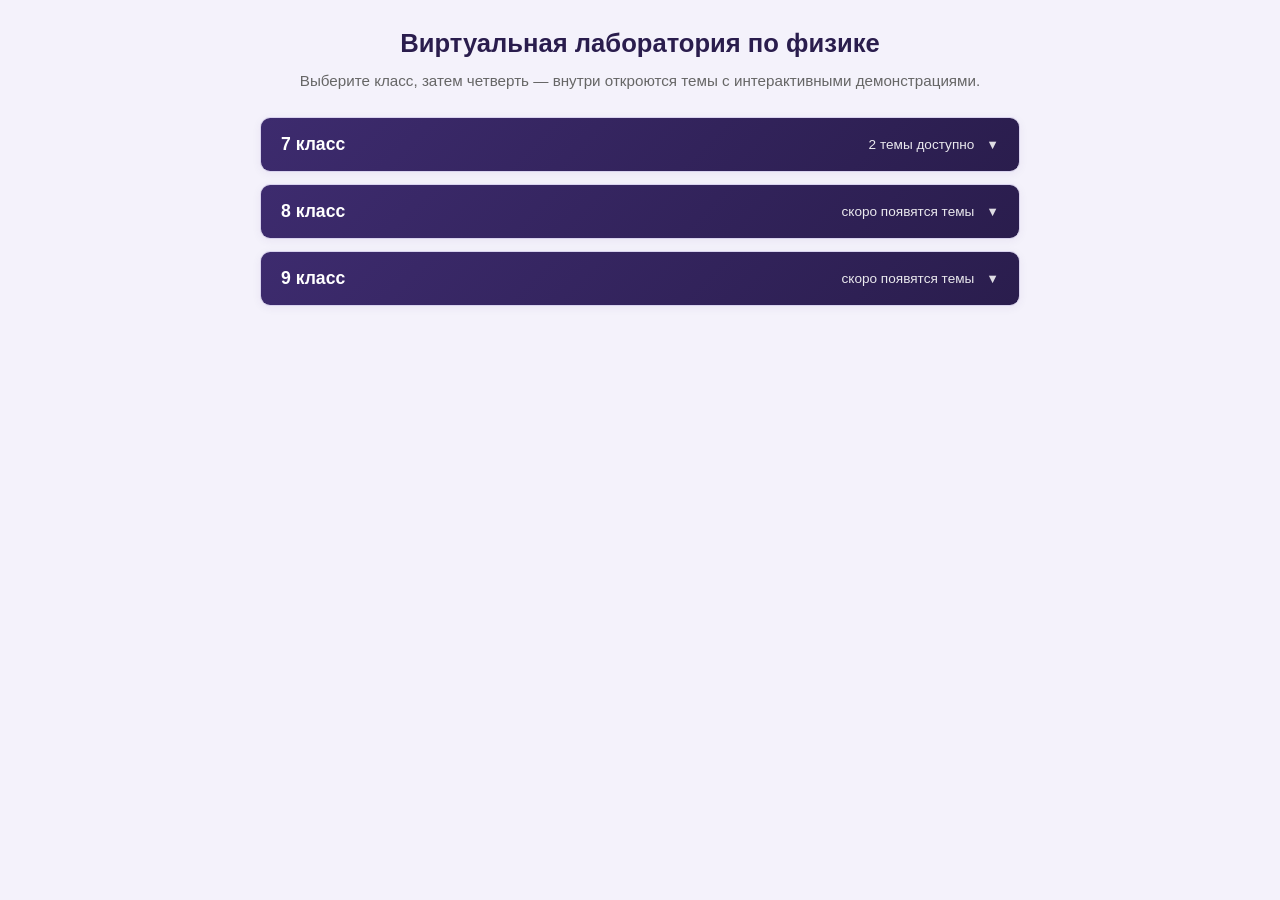
<file: index.html>
<!DOCTYPE html>
<html lang="ru">
<head>
<meta charset="UTF-8">
<meta name="viewport" content="width=device-width, initial-scale=1.0">
<title>Виртуальная лаборатория по физике</title>
<link rel="stylesheet" href="styles.css">
<link rel="stylesheet" href="catalog.css">
</head>
<body>
<div class="catalog" id="app">Загрузка каталога...</div>

<script src="engine.js"></script>
<script>
// Каталог лабораторных работ: класс → четверть → тема. Данные лежат в
// catalog.json, чтобы добавлять новые классы/четверти/темы можно было
// без правки разметки — просто дописать запись в JSON.

let data;
// Какой класс сейчас развёрнут — храним в URL (?grade=7), чтобы ссылка на
// открытый класс была тем, чем можно поделиться, и переживала перезагрузку.
function getOpenGrade() {
  const params = new URLSearchParams(location.search);
  const g = parseInt(params.get('grade'), 10);
  return isNaN(g) ? null : g;
}
function setOpenGrade(grade) {
  const params = new URLSearchParams(location.search);
  if (grade === null) params.delete('grade'); else params.set('grade', grade);
  const qs = params.toString();
  history.replaceState(null, '', location.pathname + (qs ? '?' + qs : ''));
}

async function init() {
  const res = await fetch('catalog.json');
  data = await res.json();
  render();
}

function countAvailable(grade) {
  let n = 0;
  grade.quarters.forEach(q => q.topics.forEach(t => { if (t.status === 'available') n++; }));
  return n;
}

function render() {
  const openGrade = getOpenGrade();
  const app = document.getElementById('app');
  app.innerHTML = `
    <header class="catalog-header">
      <h1>Виртуальная лаборатория по физике</h1>
      <p class="small-note">Выберите класс, затем четверть — внутри откроются темы с интерактивными демонстрациями.</p>
    </header>

    <div class="grade-list">
      ${data.grades.map(g => renderGradeCard(g, g.grade === openGrade)).join('')}
    </div>
  `;

  data.grades.forEach(g => {
    const btn = document.getElementById(`grade-toggle-${g.grade}`);
    if (btn) btn.addEventListener('click', () => {
      setOpenGrade(openGrade === g.grade ? null : g.grade);
      render();
    });
  });
}

function renderGradeCard(g, isOpen) {
  const available = countAvailable(g);
  const total = g.quarters.reduce((n, q) => n + q.topics.length, 0);
  return `
    <section class="grade-card ${isOpen ? 'open' : ''}">
      <button class="grade-toggle" id="grade-toggle-${g.grade}">
        <span class="grade-name">${g.label}</span>
        <span class="grade-count">${available ? `${available} тем${plural(available)} доступно` : 'скоро появятся темы'}</span>
        <span class="grade-arrow">${isOpen ? '▲' : '▼'}</span>
      </button>
      ${isOpen ? `<div class="quarter-list">${g.quarters.map(renderQuarter).join('')}</div>` : ''}
    </section>
  `;
}

function plural(n) {
  const mod10 = n % 10, mod100 = n % 100;
  if (mod10 === 1 && mod100 !== 11) return 'а';
  if ([2,3,4].includes(mod10) && ![12,13,14].includes(mod100)) return 'ы';
  return '';
}

function renderQuarter(q) {
  if (!q.topics.length) {
    return `
      <div class="quarter-block">
        <h3>${q.label}</h3>
        <p class="small-note">Темы этой четверти появятся позже.</p>
      </div>
    `;
  }
  return `
    <div class="quarter-block">
      <h3>${q.label}</h3>
      <div class="topic-grid">
        ${q.topics.map(renderTopic).join('')}
      </div>
    </div>
  `;
}

function renderTopic(t) {
  const available = t.status === 'available';
  const inner = `
    <span class="topic-status ${available ? 'ok' : 'soon'}">${available ? 'Доступно' : 'Скоро'}</span>
    <span class="topic-title">${t.title}</span>
  `;
  return available
    ? `<a class="topic-card" href="${t.path}">${inner}</a>`
    : `<div class="topic-card disabled">${inner}</div>`;
}

init();
</script>
</body>
</html>
</file>
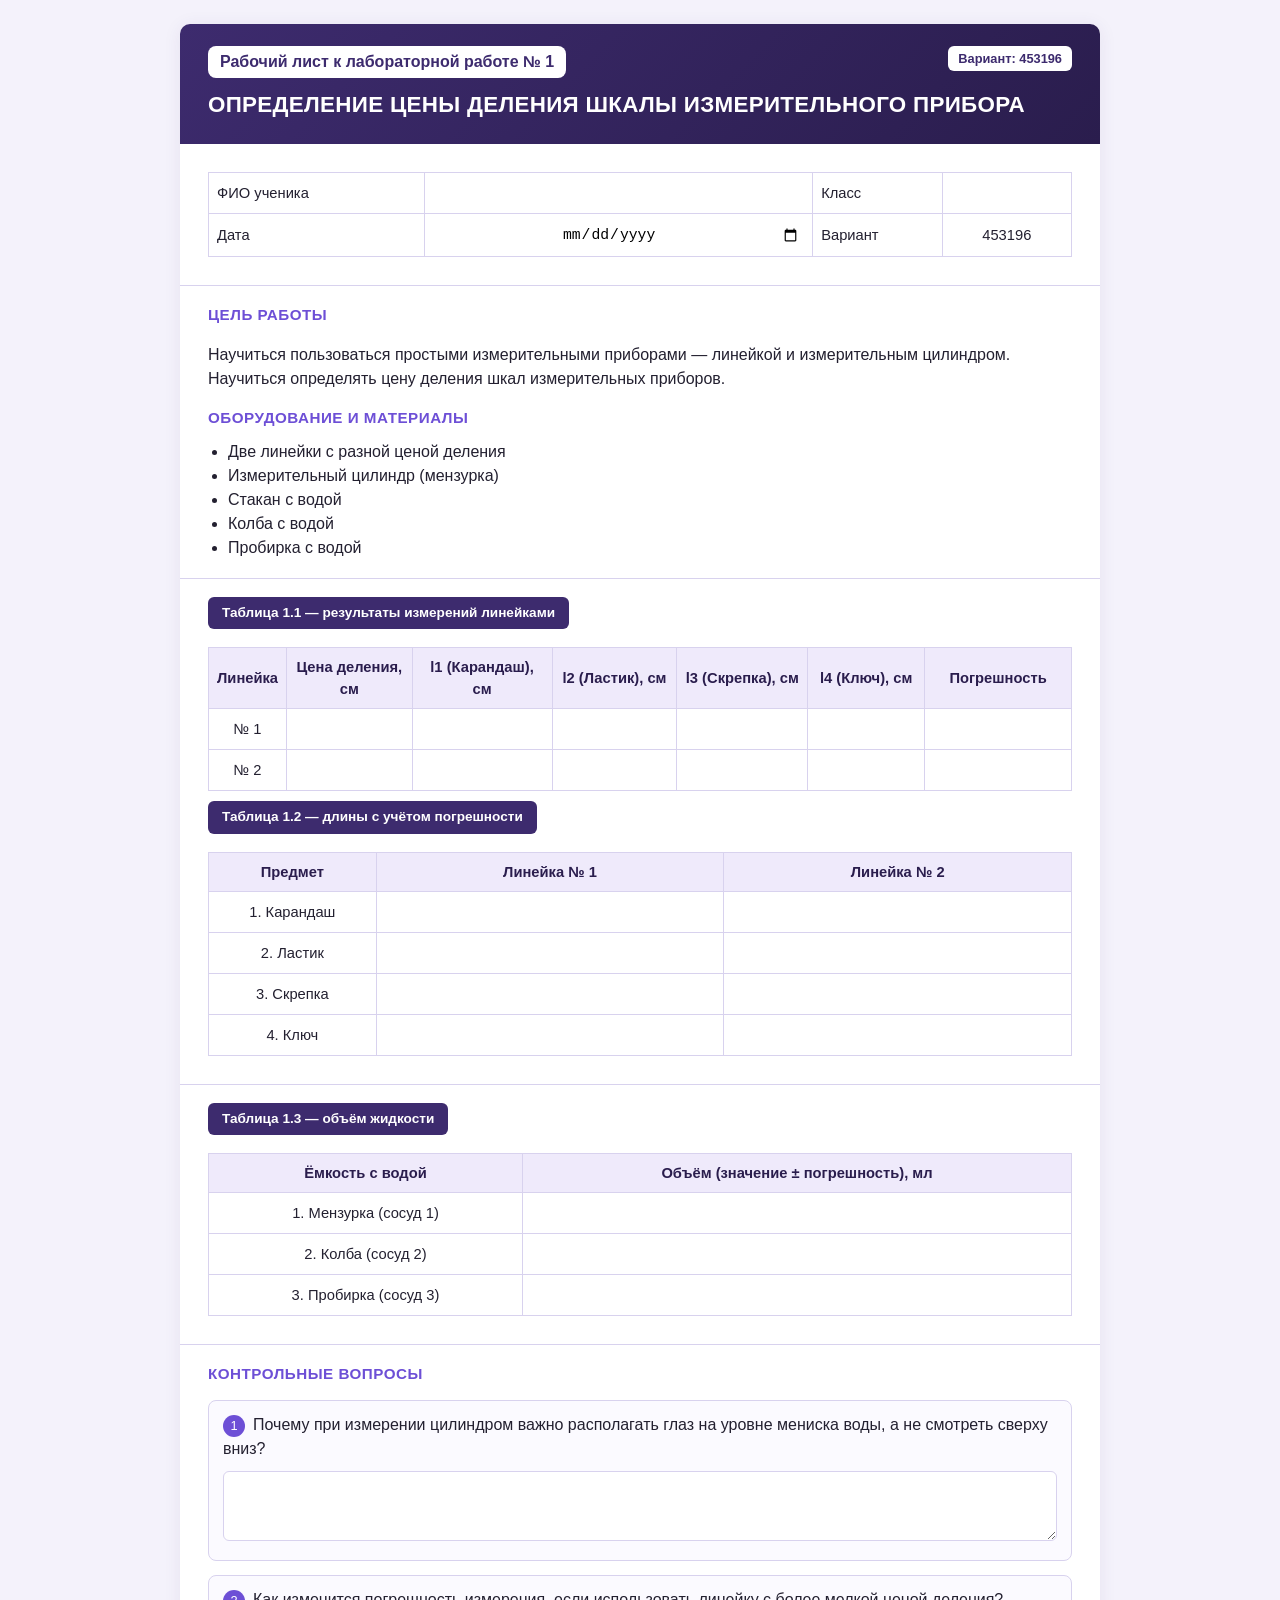
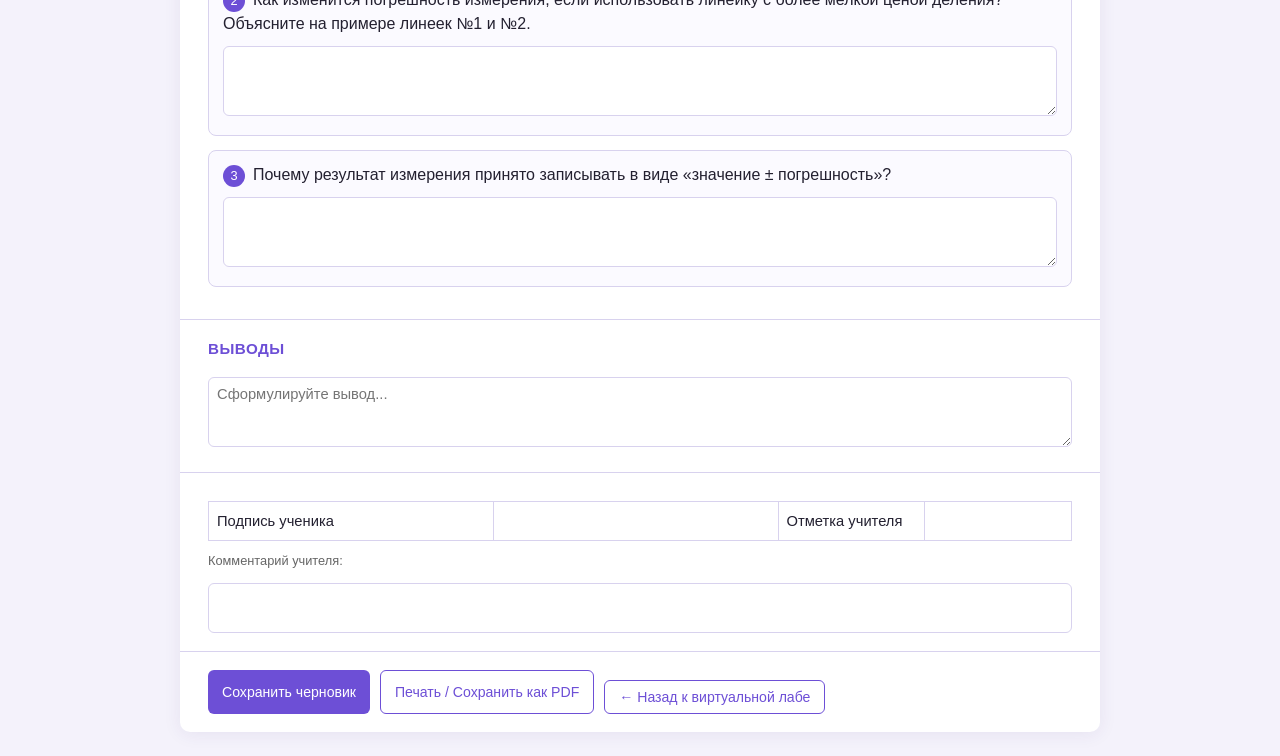
<file: worksheet.html>
<!DOCTYPE html>
<html lang="ru">
<head>
<meta charset="UTF-8">
<meta name="viewport" content="width=device-width, initial-scale=1.0">
<title>Рабочий лист — Лаба №1</title>
<link rel="stylesheet" href="styles.css">
</head>
<body>
<div class="sheet" id="app">Загрузка...</div>

<script src="engine.js"></script>
<script>
const { getVariantSeed, loadLabSchema, saveProgress, loadProgress } = window.LabEngine;
const seed = getVariantSeed();
let lab, answers;

async function init() {
  lab = await loadLabSchema('lab-01-scale-division.json');
  answers = Object.assign({
    fio: '', klass: '', date: '',
    t11: {}, t12: {}, t13: {},
    q: {}, conclusion: ''
  }, loadProgress(lab.id + '_worksheet'));
  render();
}

function render() {
  const app = document.getElementById('app');
  app.innerHTML = `
    <div class="header">
      <span class="variant-badge">Вариант: ${seed}</span>
      <div class="num">Рабочий лист к лабораторной работе № 1</div>
      <h1>${lab.title}</h1>
    </div>

    <div class="section">
      <table>
        <tr><td style="text-align:left;width:25%">ФИО ученика</td><td><input type="text" id="fio" value="${answers.fio}"></td>
            <td style="text-align:left;width:15%">Класс</td><td style="width:15%"><input type="text" id="klass" value="${answers.klass}"></td></tr>
        <tr><td style="text-align:left">Дата</td><td><input type="date" id="date" value="${answers.date}"></td>
            <td style="text-align:left">Вариант</td><td>${seed}</td></tr>
      </table>
    </div>

    <div class="section">
      <h2>Цель работы</h2>
      <p>${lab.goal}</p>
      <h2 style="margin-top:14px">Оборудование и материалы</h2>
      <ul class="equipment-list">${lab.equipment.map(e => `<li>${e}</li>`).join('')}</ul>
    </div>

    <div class="section">
      <span class="bar">Таблица 1.1 — результаты измерений линейками</span>
      <table>
        <thead><tr><th>Линейка</th><th>Цена деления, см</th>
        ${lab.objects.map((o,i)=>`<th>l${i+1} (${o.name}), см</th>`).join('')}
        <th>Погрешность</th></tr></thead>
        <tbody>
          ${lab.rulers.map(r => `<tr>
            <td>${r.label}</td>
            <td><input type="text" data-t11="${r.id}-cena" value="${answers.t11[r.id+'-cena']||''}"></td>
            ${lab.objects.map((o,i)=>`<td><input type="text" data-t11="${r.id}-l${i+1}" value="${answers.t11[r.id+'-l'+(i+1)]||''}"></td>`).join('')}
            <td><input type="text" data-t11="${r.id}-pogr" value="${answers.t11[r.id+'-pogr']||''}"></td>
          </tr>`).join('')}
        </tbody>
      </table>

      <span class="bar">Таблица 1.2 — длины с учётом погрешности</span>
      <table>
        <thead><tr><th>Предмет</th><th>Линейка № 1</th><th>Линейка № 2</th></tr></thead>
        <tbody>
          ${lab.objects.map((o,i)=>`<tr>
            <td>${i+1}. ${o.name}</td>
            <td><input type="text" data-t12="r1-${i}" value="${answers.t12['r1-'+i]||''}"></td>
            <td><input type="text" data-t12="r2-${i}" value="${answers.t12['r2-'+i]||''}"></td>
          </tr>`).join('')}
        </tbody>
      </table>
    </div>

    <div class="section">
      <span class="bar">Таблица 1.3 — объём жидкости</span>
      <table>
        <thead><tr><th>Ёмкость с водой</th><th>Объём (значение ± погрешность), мл</th></tr></thead>
        <tbody>
          ${lab.vessels.map((v,i)=>`<tr>
            <td>${i+1}. ${v.name}</td>
            <td><input type="text" data-t13="${i}" value="${answers.t13[i]||''}"></td>
          </tr>`).join('')}
        </tbody>
      </table>
    </div>

    <div class="section">
      <h2>Контрольные вопросы</h2>
      ${lab.questions.map((q, i) => `
        <div class="step">
          <div class="instr"><span class="badge-num">${i+1}</span>${q.text}</div>
          <textarea data-q="${q.id}">${answers.q[q.id] || ''}</textarea>
        </div>
      `).join('')}
    </div>

    <div class="section">
      <h2>Выводы</h2>
      <textarea id="conclusion" class="conclusion" placeholder="Сформулируйте вывод...">${answers.conclusion}</textarea>
    </div>

    <div class="section">
      <table>
        <tr><td style="text-align:left;width:33%">Подпись ученика</td><td style="width:33%">&nbsp;</td>
            <td style="text-align:left;width:17%">Отметка учителя</td><td style="width:17%">&nbsp;</td></tr>
      </table>
      <p class="small-note">Комментарий учителя:</p>
      <div style="border:1px solid var(--border);border-radius:6px;min-height:50px;"></div>
    </div>

    <div class="footer-actions no-print">
      <button id="save-btn">Сохранить черновик</button>
      <button id="print-btn" class="secondary">Печать / Сохранить как PDF</button>
      <a class="link-row" href="index.html${location.search}"><button class="secondary">← Назад к виртуальной лабе</button></a>
    </div>
  `;

  bindInputs();
}

function collectAndSave() {
  answers.fio = document.getElementById('fio').value;
  answers.klass = document.getElementById('klass').value;
  answers.date = document.getElementById('date').value;
  answers.conclusion = document.getElementById('conclusion').value;
  document.querySelectorAll('[data-t11]').forEach(el => answers.t11[el.dataset.t11] = el.value);
  document.querySelectorAll('[data-t12]').forEach(el => answers.t12[el.dataset.t12] = el.value);
  document.querySelectorAll('[data-t13]').forEach(el => answers.t13[el.dataset.t13] = el.value);
  document.querySelectorAll('[data-q]').forEach(el => answers.q[el.dataset.q] = el.value);
  saveProgress(lab.id + '_worksheet', answers);
}

function bindInputs() {
  document.querySelectorAll('input, textarea').forEach(el => {
    el.addEventListener('input', collectAndSave);
  });
  document.getElementById('save-btn').addEventListener('click', () => {
    collectAndSave();
    alert('Черновик сохранён локально в этом браузере.');
  });
  // Печать средствами браузера — вместо рендера DOM в картинку (html2pdf.js),
  // который резал контент на страницы независимо от вёрстки и давал пустые
  // страницы в начале. Системный диалог печати уважает @media print и
  // break-inside:avoid из styles.css, поэтому таблицы и вопросы не рвутся
  // пополам, а «Сохранить как PDF» — обычный пункт этого диалога.
  document.getElementById('print-btn').addEventListener('click', () => {
    collectAndSave();
    window.print();
  });
}

init();
</script>
</body>
</html>
</file>
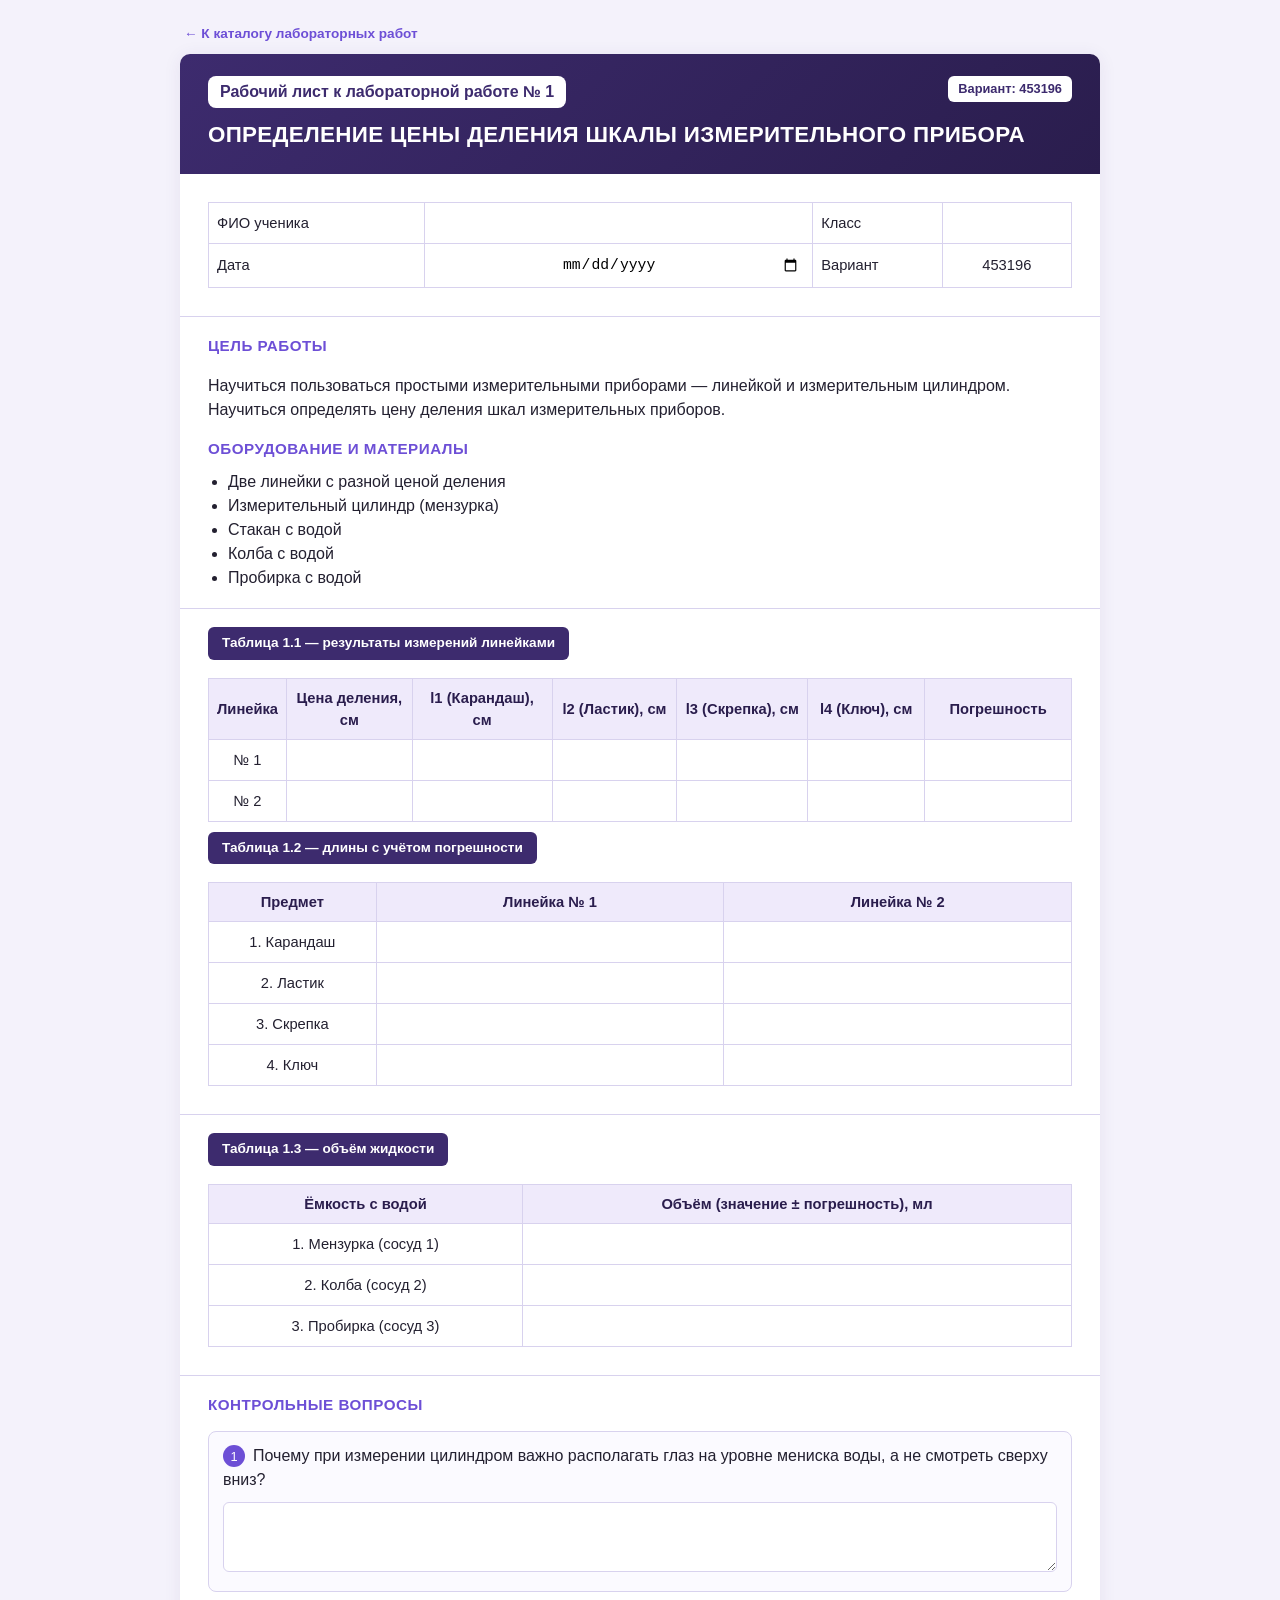
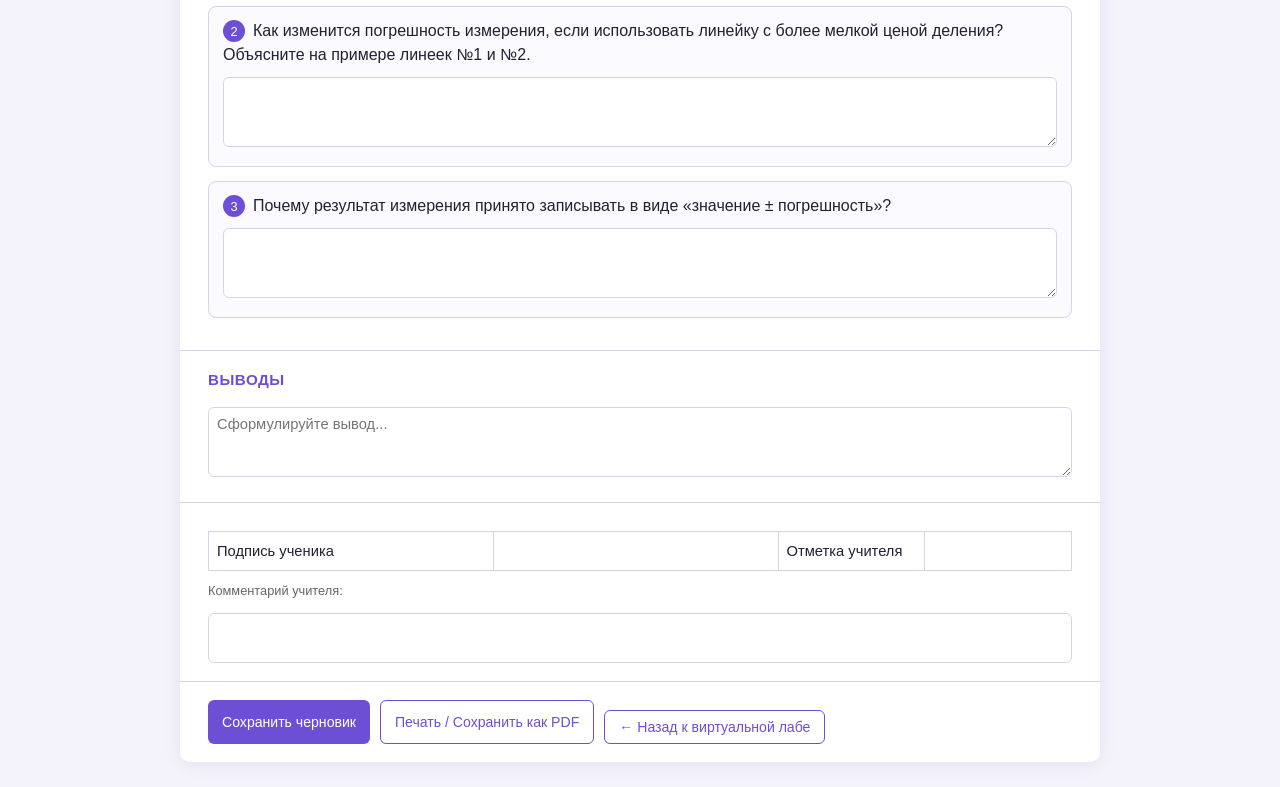
<file: labs/grade7/q1/lab01/worksheet.html>
<!DOCTYPE html>
<html lang="ru">
<head>
<meta charset="UTF-8">
<meta name="viewport" content="width=device-width, initial-scale=1.0">
<title>Рабочий лист — Лаба №1</title>
<link rel="stylesheet" href="../../../../styles.css">
</head>
<body>
<nav class="breadcrumbs no-print"><a href="../../../../index.html">← К каталогу лабораторных работ</a></nav>
<div class="sheet" id="app">Загрузка...</div>

<script src="../../../../engine.js"></script>
<script>
const { getVariantSeed, loadLabSchema, saveProgress, loadProgress } = window.LabEngine;
const seed = getVariantSeed();
let lab, answers;

async function init() {
  lab = await loadLabSchema('lab.json');
  answers = Object.assign({
    fio: '', klass: '', date: '',
    t11: {}, t12: {}, t13: {},
    q: {}, conclusion: ''
  }, loadProgress(lab.id + '_worksheet'));
  render();
}

function render() {
  const app = document.getElementById('app');
  app.innerHTML = `
    <div class="header">
      <span class="variant-badge">Вариант: ${seed}</span>
      <div class="num">Рабочий лист к лабораторной работе № 1</div>
      <h1>${lab.title}</h1>
    </div>

    <div class="section">
      <table>
        <tr><td style="text-align:left;width:25%">ФИО ученика</td><td><input type="text" id="fio" value="${answers.fio}"></td>
            <td style="text-align:left;width:15%">Класс</td><td style="width:15%"><input type="text" id="klass" value="${answers.klass}"></td></tr>
        <tr><td style="text-align:left">Дата</td><td><input type="date" id="date" value="${answers.date}"></td>
            <td style="text-align:left">Вариант</td><td>${seed}</td></tr>
      </table>
    </div>

    <div class="section">
      <h2>Цель работы</h2>
      <p>${lab.goal}</p>
      <h2 style="margin-top:14px">Оборудование и материалы</h2>
      <ul class="equipment-list">${lab.equipment.map(e => `<li>${e}</li>`).join('')}</ul>
    </div>

    <div class="section">
      <span class="bar">Таблица 1.1 — результаты измерений линейками</span>
      <table>
        <thead><tr><th>Линейка</th><th>Цена деления, см</th>
        ${lab.objects.map((o,i)=>`<th>l${i+1} (${o.name}), см</th>`).join('')}
        <th>Погрешность</th></tr></thead>
        <tbody>
          ${lab.rulers.map(r => `<tr>
            <td>${r.label}</td>
            <td><input type="text" data-t11="${r.id}-cena" value="${answers.t11[r.id+'-cena']||''}"></td>
            ${lab.objects.map((o,i)=>`<td><input type="text" data-t11="${r.id}-l${i+1}" value="${answers.t11[r.id+'-l'+(i+1)]||''}"></td>`).join('')}
            <td><input type="text" data-t11="${r.id}-pogr" value="${answers.t11[r.id+'-pogr']||''}"></td>
          </tr>`).join('')}
        </tbody>
      </table>

      <span class="bar">Таблица 1.2 — длины с учётом погрешности</span>
      <table>
        <thead><tr><th>Предмет</th><th>Линейка № 1</th><th>Линейка № 2</th></tr></thead>
        <tbody>
          ${lab.objects.map((o,i)=>`<tr>
            <td>${i+1}. ${o.name}</td>
            <td><input type="text" data-t12="r1-${i}" value="${answers.t12['r1-'+i]||''}"></td>
            <td><input type="text" data-t12="r2-${i}" value="${answers.t12['r2-'+i]||''}"></td>
          </tr>`).join('')}
        </tbody>
      </table>
    </div>

    <div class="section">
      <span class="bar">Таблица 1.3 — объём жидкости</span>
      <table>
        <thead><tr><th>Ёмкость с водой</th><th>Объём (значение ± погрешность), мл</th></tr></thead>
        <tbody>
          ${lab.vessels.map((v,i)=>`<tr>
            <td>${i+1}. ${v.name}</td>
            <td><input type="text" data-t13="${i}" value="${answers.t13[i]||''}"></td>
          </tr>`).join('')}
        </tbody>
      </table>
    </div>

    <div class="section">
      <h2>Контрольные вопросы</h2>
      ${lab.questions.map((q, i) => `
        <div class="step">
          <div class="instr"><span class="badge-num">${i+1}</span>${q.text}</div>
          <textarea data-q="${q.id}">${answers.q[q.id] || ''}</textarea>
        </div>
      `).join('')}
    </div>

    <div class="section">
      <h2>Выводы</h2>
      <textarea id="conclusion" class="conclusion" placeholder="Сформулируйте вывод...">${answers.conclusion}</textarea>
    </div>

    <div class="section">
      <table>
        <tr><td style="text-align:left;width:33%">Подпись ученика</td><td style="width:33%">&nbsp;</td>
            <td style="text-align:left;width:17%">Отметка учителя</td><td style="width:17%">&nbsp;</td></tr>
      </table>
      <p class="small-note">Комментарий учителя:</p>
      <div style="border:1px solid var(--border);border-radius:6px;min-height:50px;"></div>
    </div>

    <div class="footer-actions no-print">
      <button id="save-btn">Сохранить черновик</button>
      <button id="print-btn" class="secondary">Печать / Сохранить как PDF</button>
      <a class="link-row" href="index.html${location.search}"><button class="secondary">← Назад к виртуальной лабе</button></a>
    </div>
  `;

  bindInputs();
}

function collectAndSave() {
  answers.fio = document.getElementById('fio').value;
  answers.klass = document.getElementById('klass').value;
  answers.date = document.getElementById('date').value;
  answers.conclusion = document.getElementById('conclusion').value;
  document.querySelectorAll('[data-t11]').forEach(el => answers.t11[el.dataset.t11] = el.value);
  document.querySelectorAll('[data-t12]').forEach(el => answers.t12[el.dataset.t12] = el.value);
  document.querySelectorAll('[data-t13]').forEach(el => answers.t13[el.dataset.t13] = el.value);
  document.querySelectorAll('[data-q]').forEach(el => answers.q[el.dataset.q] = el.value);
  saveProgress(lab.id + '_worksheet', answers);
}

function bindInputs() {
  document.querySelectorAll('input, textarea').forEach(el => {
    el.addEventListener('input', collectAndSave);
  });
  document.getElementById('save-btn').addEventListener('click', () => {
    collectAndSave();
    alert('Черновик сохранён локально в этом браузере.');
  });
  // Печать средствами браузера — вместо рендера DOM в картинку (html2pdf.js),
  // который резал контент на страницы независимо от вёрстки и давал пустые
  // страницы в начале. Системный диалог печати уважает @media print и
  // break-inside:avoid из styles.css, поэтому таблицы и вопросы не рвутся
  // пополам, а «Сохранить как PDF» — обычный пункт этого диалога.
  document.getElementById('print-btn').addEventListener('click', () => {
    collectAndSave();
    window.print();
  });
}

init();
</script>
</body>
</html>
</file>
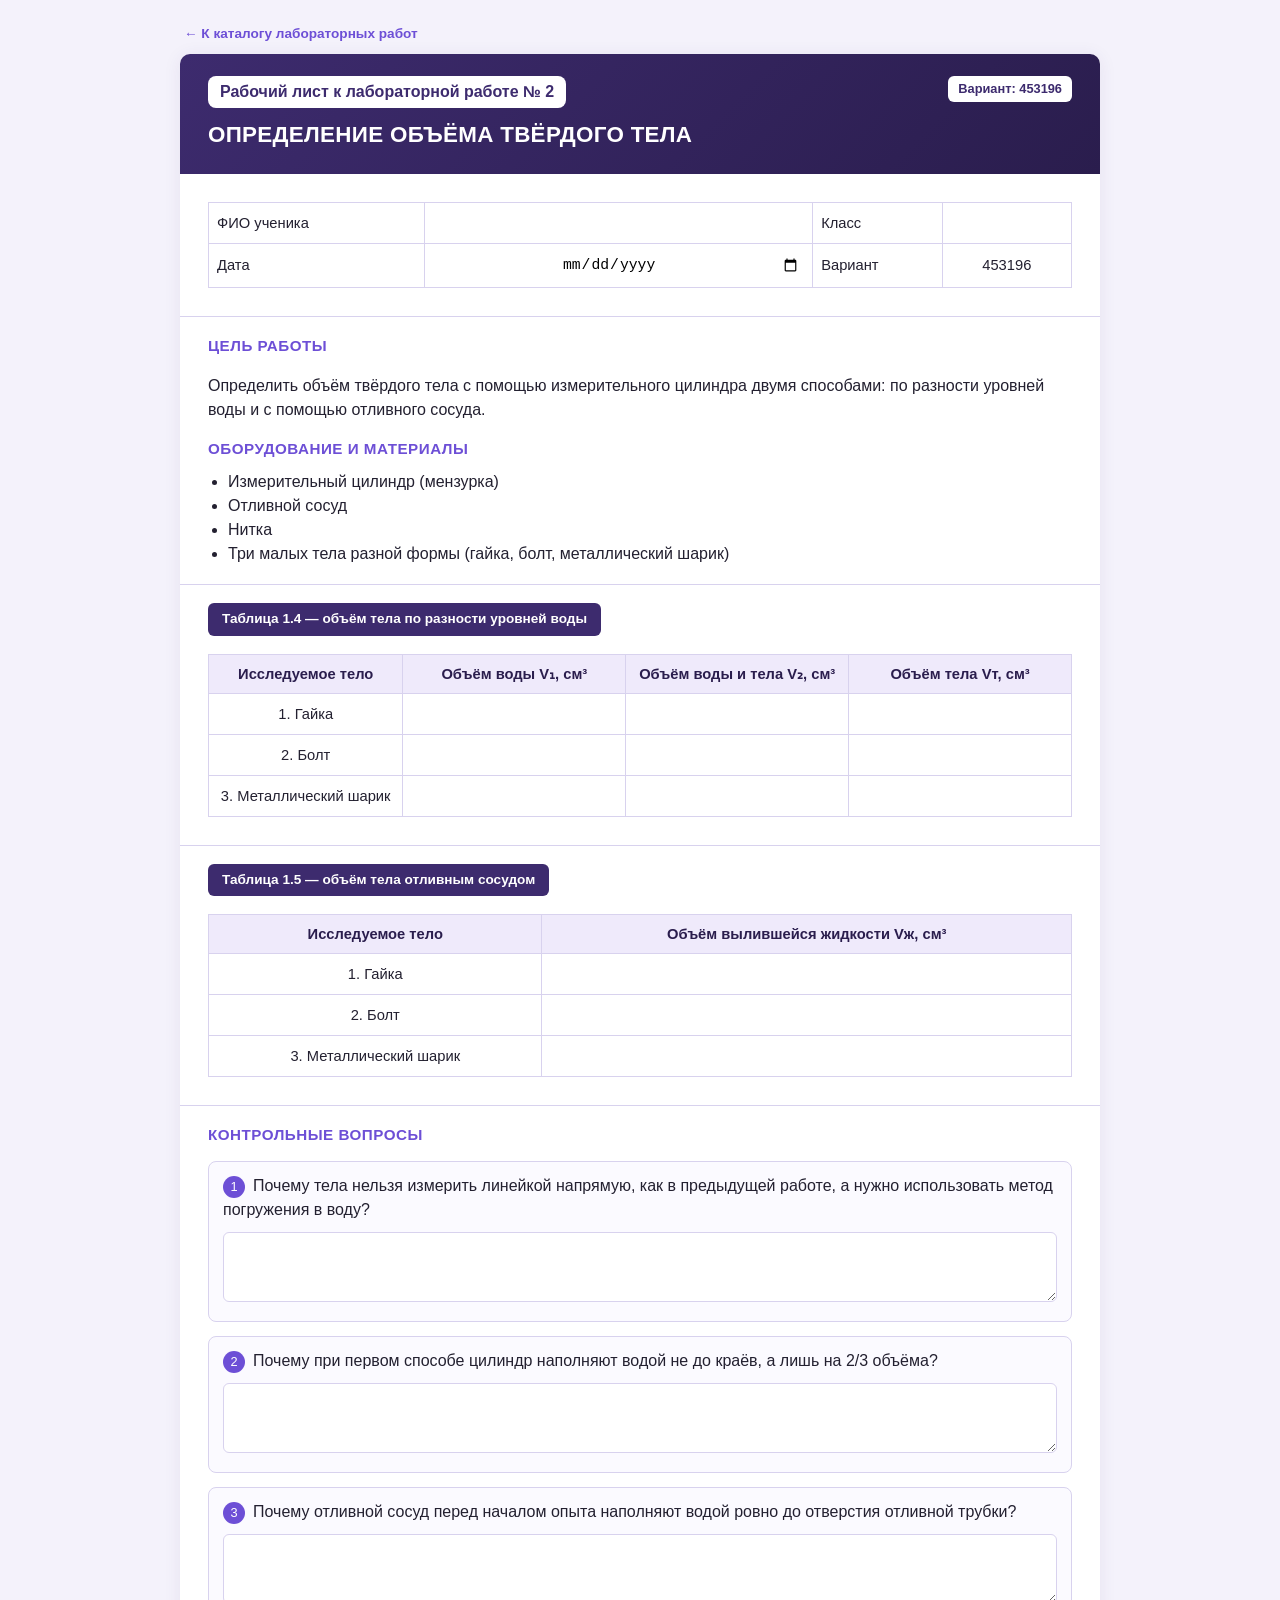
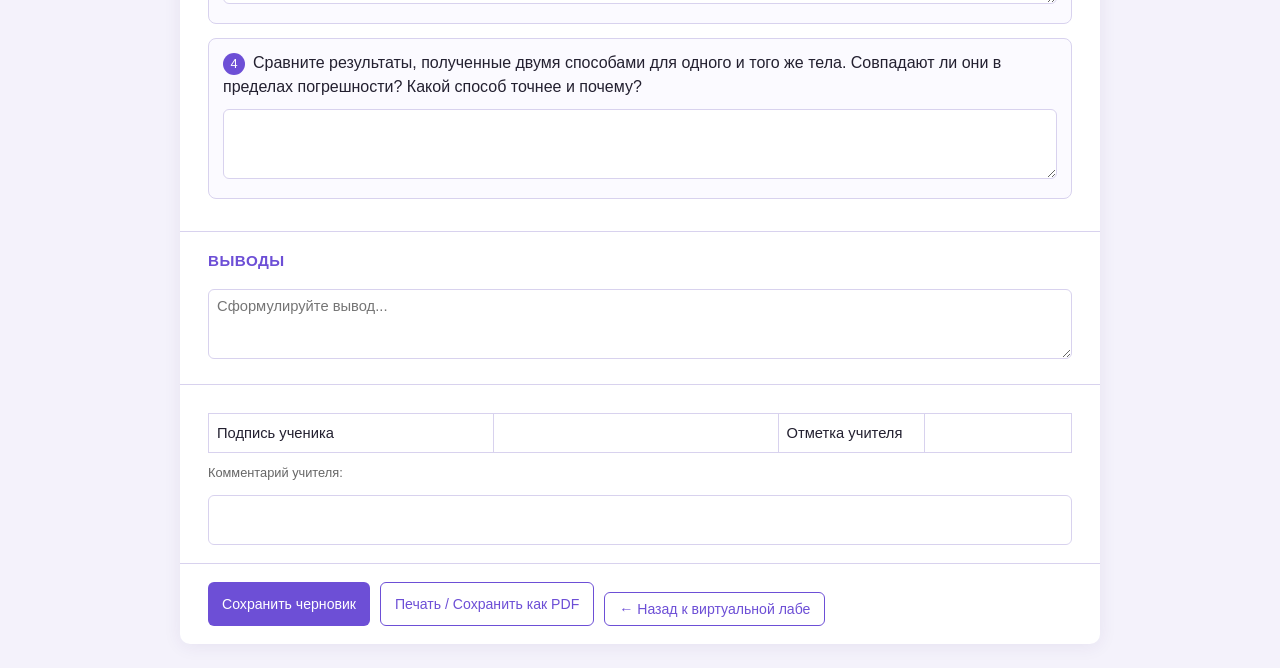
<file: labs/grade7/q1/lab02/worksheet.html>
<!DOCTYPE html>
<html lang="ru">
<head>
<meta charset="UTF-8">
<meta name="viewport" content="width=device-width, initial-scale=1.0">
<title>Рабочий лист — Лаба №2</title>
<link rel="stylesheet" href="../../../../styles.css">
</head>
<body>
<nav class="breadcrumbs no-print"><a href="../../../../index.html">← К каталогу лабораторных работ</a></nav>
<div class="sheet" id="app">Загрузка...</div>

<script src="../../../../engine.js"></script>
<script src="../../../../engine/print-picker.js"></script>
<script>
const { getVariantSeed, loadLabSchema, saveProgress, loadProgress } = window.LabEngine;
const seed = getVariantSeed();
let lab, answers;

async function init() {
  lab = await loadLabSchema('lab.json');
  answers = Object.assign({
    fio: '', klass: '', date: '',
    ta: {}, tb: {},
    q: {}, conclusion: ''
  }, loadProgress(lab.id + '_worksheet'));
  render();
}

function render() {
  const app = document.getElementById('app');
  app.innerHTML = `
    <div class="header">
      <span class="variant-badge">Вариант: ${seed}</span>
      <div class="num">Рабочий лист к лабораторной работе № 2</div>
      <h1>${lab.title}</h1>
    </div>

    <div class="section" data-print-title="Шапка (ФИО, класс, дата)">
      <table>
        <tr><td style="text-align:left;width:25%">ФИО ученика</td><td><input type="text" id="fio" value="${answers.fio}"></td>
            <td style="text-align:left;width:15%">Класс</td><td style="width:15%"><input type="text" id="klass" value="${answers.klass}"></td></tr>
        <tr><td style="text-align:left">Дата</td><td><input type="date" id="date" value="${answers.date}"></td>
            <td style="text-align:left">Вариант</td><td>${seed}</td></tr>
      </table>
    </div>

    <div class="section">
      <h2>Цель работы</h2>
      <p>${lab.goal}</p>
      <h2 style="margin-top:14px">Оборудование и материалы</h2>
      <ul class="equipment-list">${lab.equipment.map(e => `<li>${e}</li>`).join('')}</ul>
    </div>

    <div class="section">
      <span class="bar">Таблица 1.4 — объём тела по разности уровней воды</span>
      <table>
        <thead><tr><th>Исследуемое тело</th><th>Объём воды V₁, см³</th><th>Объём воды и тела V₂, см³</th><th>Объём тела Vт, см³</th></tr></thead>
        <tbody>
          ${lab.bodies.map((b,i)=>`<tr>
            <td>${i+1}. ${b.name}</td>
            <td><input type="text" data-ta="${b.id}-v1" value="${answers.ta[b.id+'-v1']||''}"></td>
            <td><input type="text" data-ta="${b.id}-v2" value="${answers.ta[b.id+'-v2']||''}"></td>
            <td><input type="text" data-ta="${b.id}-vt" value="${answers.ta[b.id+'-vt']||''}"></td>
          </tr>`).join('')}
        </tbody>
      </table>
    </div>

    <div class="section">
      <span class="bar">Таблица 1.5 — объём тела отливным сосудом</span>
      <table>
        <thead><tr><th>Исследуемое тело</th><th>Объём вылившейся жидкости Vж, см³</th></tr></thead>
        <tbody>
          ${lab.bodies.map((b,i)=>`<tr>
            <td>${i+1}. ${b.name}</td>
            <td><input type="text" data-tb="${b.id}" value="${answers.tb[b.id]||''}"></td>
          </tr>`).join('')}
        </tbody>
      </table>
    </div>

    <div class="section">
      <h2>Контрольные вопросы</h2>
      ${lab.questions.map((q, i) => `
        <div class="step">
          <div class="instr"><span class="badge-num">${i+1}</span>${q.text}</div>
          <textarea data-q="${q.id}">${answers.q[q.id] || ''}</textarea>
        </div>
      `).join('')}
    </div>

    <div class="section">
      <h2>Выводы</h2>
      <textarea id="conclusion" class="conclusion" placeholder="Сформулируйте вывод...">${answers.conclusion}</textarea>
    </div>

    <div class="section" data-print-title="Подпись и комментарий учителя">
      <table>
        <tr><td style="text-align:left;width:33%">Подпись ученика</td><td style="width:33%">&nbsp;</td>
            <td style="text-align:left;width:17%">Отметка учителя</td><td style="width:17%">&nbsp;</td></tr>
      </table>
      <p class="small-note">Комментарий учителя:</p>
      <div style="border:1px solid var(--border);border-radius:6px;min-height:50px;"></div>
    </div>

    <div class="footer-actions no-print">
      <button id="save-btn">Сохранить черновик</button>
      <button id="print-btn" class="secondary">Печать / Сохранить как PDF</button>
      <a class="link-row" href="index.html${location.search}"><button class="secondary">← Назад к виртуальной лабе</button></a>
    </div>
  `;

  bindInputs();
}

function collectAndSave() {
  answers.fio = document.getElementById('fio').value;
  answers.klass = document.getElementById('klass').value;
  answers.date = document.getElementById('date').value;
  answers.conclusion = document.getElementById('conclusion').value;
  document.querySelectorAll('[data-ta]').forEach(el => answers.ta[el.dataset.ta] = el.value);
  document.querySelectorAll('[data-tb]').forEach(el => answers.tb[el.dataset.tb] = el.value);
  document.querySelectorAll('[data-q]').forEach(el => answers.q[el.dataset.q] = el.value);
  saveProgress(lab.id + '_worksheet', answers);
}

function bindInputs() {
  document.querySelectorAll('input, textarea').forEach(el => {
    el.addEventListener('input', collectAndSave);
  });
  document.getElementById('save-btn').addEventListener('click', () => {
    collectAndSave();
    alert('Черновик сохранён локально в этом браузере.');
  });
  // Перед печатью — выбор состава (какие таблицы/строки/вопросы включить),
  // см. engine/print-picker.js.
  document.getElementById('print-btn').addEventListener('click', () => {
    collectAndSave();
    LabPrintPicker.openPrintPicker(() => window.print());
  });
}

init();
</script>
</body>
</html>
</file>
<file: styles.css>
:root{
  --purple:#3d2b6e; --purple-dark:#2a1d4d; --accent:#6d4fd6; --bg:#f4f2fb;
  --border:#d8d2ee; --ok:#1f8a4c; --bad:#c0392b; --text:#232030;
}
*{box-sizing:border-box;}
body{
  font-family:'Segoe UI',Tahoma,Arial,sans-serif; background:var(--bg); color:var(--text);
  margin:0; padding:24px; line-height:1.5;
}
.sheet{max-width:920px;margin:0 auto;background:#fff;border-radius:10px;box-shadow:0 2px 18px rgba(60,40,120,.08);overflow:hidden;}
.header{background:linear-gradient(135deg,var(--purple),var(--purple-dark));color:#fff;padding:22px 28px;}
.header .num{display:inline-block;background:#fff;color:var(--purple);font-weight:700;border-radius:8px;padding:4px 12px;margin-bottom:10px;}
.header h1{margin:0;font-size:1.4rem;letter-spacing:.3px;text-transform:uppercase;}
.section{padding:18px 28px;border-bottom:1px solid var(--border);}
.section h2{font-size:.95rem;color:var(--accent);text-transform:uppercase;letter-spacing:.5px;margin:0 0 10px;}
.bar{background:var(--purple);color:#fff;font-weight:600;font-size:.85rem;padding:6px 14px;border-radius:6px;display:inline-block;margin-bottom:8px;}
.equipment-list{margin:0;padding-left:20px;}
table{width:100%;border-collapse:collapse;margin:10px 0;font-size:.92rem;}
th,td{border:1px solid var(--border);padding:8px;text-align:center;}
th{background:#efeafb;color:var(--purple-dark);}
td input, td select{width:100%;border:none;text-align:center;background:transparent;font-size:.92rem;padding:4px;}
td input:focus{outline:2px solid var(--accent);border-radius:4px;background:#fff;}
.step{margin:14px 0;padding:12px 14px;border:1px solid var(--border);border-radius:8px;background:#fbfaff;}
.step .instr{font-weight:500;margin-bottom:10px;}
.step .badge-num{display:inline-flex;width:22px;height:22px;border-radius:50%;background:var(--accent);color:#fff;align-items:center;justify-content:center;font-size:.8rem;margin-right:8px;}
.widget-box{margin-top:10px;padding:12px;background:#fff;border:1px dashed var(--border);border-radius:8px;}
button{background:var(--accent);color:#fff;border:none;border-radius:6px;padding:8px 14px;font-size:.88rem;cursor:pointer;transition:.15s;}
button:hover{background:var(--purple);}
button.secondary{background:#fff;color:var(--accent);border:1px solid var(--accent);}
button.secondary.active{background:var(--accent);color:#fff;}
.ruler-svg-wrap{overflow-x:auto;}
.scene-wrap{margin:10px 0;border:1px solid var(--border);border-radius:8px;overflow:hidden;background:#ece6da;position:relative;}
.scene-box{width:100%;min-height:260px;touch-action:none;}
.scene-box canvas{display:block;width:100%;}
/* Полноразмерный просмотр стола (engine/widgets/fullscreen.js) — canvas не
   пересоздаётся, растягивается тот же самый Pixi renderer через resize. */
.scene-wrap.scene-fullscreen{
  position:fixed;inset:0;z-index:1000;margin:0;border-radius:0;border:none;
  display:flex;align-items:center;justify-content:center;
}
.scene-wrap.scene-fullscreen::before{
  /* Тёмный фон вокруг вписанного стола — контрастирует со светлой
     столешницей, чтобы поля читались как рамка экрана, а не как
     пустое продолжение стола. */
  content:"";position:fixed;inset:0;background:#20182f;z-index:-1;
}
.scene-wrap.scene-fullscreen .scene-box{width:auto;min-height:0;}
.scene-wrap.scene-fullscreen .scene-box canvas{width:auto;}
.scene-fullscreen-exit{
  position:absolute;top:14px;right:14px;z-index:1;
  background:var(--purple-dark);color:#fff;border:none;border-radius:6px;
  padding:8px 14px;font-size:.85rem;cursor:pointer;box-shadow:0 2px 10px rgba(0,0,0,.25);
}
.scene-fullscreen-exit:hover{background:var(--purple);}
.result-line{margin-top:8px;font-size:.9rem;}
.result-line .val{font-weight:700;color:var(--purple-dark);}
.status{font-size:.85rem;font-weight:600;margin-left:8px;}
.status.ok{color:var(--ok);}
.status.bad{color:var(--bad);}
textarea{width:100%;min-height:70px;border:1px solid var(--border);border-radius:6px;padding:8px;font-family:inherit;font-size:.92rem;resize:vertical;}
.footer-actions{padding:18px 28px;display:flex;gap:10px;flex-wrap:wrap;}
.section > .no-print{margin-top:6px;}
.conclusion{margin-top:6px;}
.small-note{font-size:.8rem;color:#666;margin-top:4px;}
.variant-badge{float:right;background:#fff;color:var(--purple);border-radius:6px;padding:3px 10px;font-size:.8rem;font-weight:700;}
.grid-canvas{border:1px solid var(--border);border-radius:6px;background-image:linear-gradient(#eee 1px,transparent 1px),linear-gradient(90deg,#eee 1px,transparent 1px);background-size:16px 16px;touch-action:none;}
.cylinder-wrap{display:flex;gap:24px;align-items:flex-start;flex-wrap:wrap;}
.readout{font-size:.9rem;}
.view-angle-label{display:flex;align-items:center;gap:10px;font-size:.9rem;}
.view-angle-label input[type="range"]{flex:1;max-width:320px;}
.view-angle-ticks{display:flex;justify-content:space-between;max-width:330px;margin-top:2px;font-size:.75rem;color:#777;}
.scene-with-callout{display:flex;gap:12px;align-items:flex-start;flex-wrap:wrap;}
.scene-wrap-main{flex:2 1 420px;margin:10px 0;}
.scene-wrap-callout{flex:1 1 200px;margin:10px 0;}
.scene-wrap-callout .scene-box{min-height:150px;}
.callout-caption{padding:0 10px 10px;margin-top:0;}
.link-row{margin-top:10px;font-size:.85rem;}
.link-row a{color:var(--accent);text-decoration:none;font-weight:600;}
.link-row a:hover{text-decoration:underline;}
.breadcrumbs{max-width:920px;margin:0 auto 10px;padding:0 4px;font-size:.85rem;}
.breadcrumbs a{color:var(--accent);text-decoration:none;font-weight:600;}
.breadcrumbs a:hover{text-decoration:underline;}
.method-diagram{display:flex;gap:14px;flex-wrap:wrap;margin-top:12px;}
.method-step{flex:1 1 260px;display:flex;gap:10px;padding:12px;background:#fbfaff;border:1px solid var(--border);border-radius:8px;}
.method-step p{margin:0;font-size:.88rem;line-height:1.45;}
.method-num{flex:none;display:flex;align-items:center;justify-content:center;width:26px;height:26px;border-radius:50%;background:var(--accent);color:#fff;font-weight:700;font-size:.9rem;}
/* Экран выбора состава печати (engine/print-picker.js) */
.print-picker-backdrop{
  position:fixed;inset:0;background:rgba(30,20,50,.5);z-index:1000;
  display:flex;align-items:center;justify-content:center;padding:20px;
}
.print-picker-box{
  background:#fff;border-radius:10px;max-width:560px;width:100%;
  max-height:85vh;display:flex;flex-direction:column;padding:20px 22px;
  box-shadow:0 10px 40px rgba(0,0,0,.25);
}
.print-picker-box h3{margin:0 0 6px;color:var(--purple-dark);}
.print-picker-list{overflow-y:auto;margin:12px 0;flex:1;}
.pp-section{border:1px solid var(--border);border-radius:8px;padding:8px 10px;margin-bottom:8px;}
.pp-section-label{display:flex;align-items:center;gap:8px;font-weight:600;cursor:pointer;}
.pp-sub{margin:6px 0 0 26px;display:flex;flex-direction:column;gap:4px;}
.pp-row-label{display:flex;align-items:center;gap:8px;font-size:.85rem;color:#555;cursor:pointer;}
.print-picker-actions{display:flex;justify-content:flex-end;gap:10px;}

@media print{
  .print-excluded{display:none !important;}
  @page{size:A4;margin:10mm;}
  body{background:#fff;padding:0;font-size:.82rem;line-height:1.35;}
  .no-print{display:none !important;}
  .sheet{box-shadow:none;border-radius:0;max-width:100%;}
  .step{break-inside:avoid;}
  table{break-inside:avoid;}
  tr{break-inside:avoid;}
  .header{padding:12px 16px;}
  .header h1{font-size:1.1rem;}
  .header .num{padding:2px 10px;margin-bottom:6px;}
  .section{padding:8px 16px;}
  .section h2{margin:0 0 4px;}
  .equipment-list{margin:0;padding-left:18px;columns:2;column-gap:24px;}
  .step{margin:8px 0;padding:8px 10px;}
  .step .instr{margin-bottom:6px;}
  table{margin:6px 0;font-size:.78rem;}
  th,td{padding:4px 6px;}
  textarea{min-height:34px;padding:4px;font-size:.8rem;}
  .conclusion{min-height:44px;}
  .small-note{font-size:.72rem;}
  .bar{padding:4px 10px;margin-bottom:4px;}
}
</file>
<file: catalog.css>
/* catalog.css — стили главной страницы-каталога (класс → четверть → тема).
   Использует ту же палитру, что styles.css (переменные :root оттуда). */

body{padding:24px 16px;}
.catalog{max-width:760px;margin:0 auto;}
.catalog-header{text-align:center;margin-bottom:24px;}
.catalog-header h1{margin:0 0 8px;color:var(--purple-dark);font-size:1.6rem;}
.catalog-header .small-note{font-size:.95rem;color:#666;}

.grade-list{display:flex;flex-direction:column;gap:12px;}

.grade-card{background:#fff;border:1px solid var(--border);border-radius:10px;overflow:hidden;box-shadow:0 2px 10px rgba(60,40,120,.06);}
.grade-card.open{box-shadow:0 4px 18px rgba(60,40,120,.12);}

.grade-toggle{
  width:100%;display:flex;align-items:center;gap:12px;
  background:linear-gradient(135deg,var(--purple),var(--purple-dark));
  color:#fff;border:none;padding:16px 20px;font-size:1rem;cursor:pointer;
  text-align:left;border-radius:0;
}
.grade-toggle:hover{filter:brightness(1.08);background:linear-gradient(135deg,var(--purple),var(--purple-dark));}
.grade-name{font-weight:700;font-size:1.1rem;}
.grade-count{margin-left:auto;font-size:.85rem;opacity:.9;font-weight:400;}
.grade-arrow{font-size:.8rem;opacity:.85;}

.quarter-list{padding:16px 20px;display:flex;flex-direction:column;gap:16px;}
.quarter-block h3{margin:0 0 10px;font-size:.9rem;color:var(--accent);text-transform:uppercase;letter-spacing:.5px;}

.topic-grid{display:grid;grid-template-columns:repeat(auto-fill,minmax(220px,1fr));gap:10px;}

.topic-card{
  display:flex;flex-direction:column;gap:6px;padding:14px;border:1px solid var(--border);
  border-radius:8px;background:var(--bg);text-decoration:none;color:var(--text);
  transition:.15s;
}
.topic-card:not(.disabled):hover{border-color:var(--accent);box-shadow:0 2px 10px rgba(109,79,214,.15);transform:translateY(-1px);}
.topic-card.disabled{opacity:.55;cursor:default;}
.topic-title{font-weight:600;font-size:.92rem;line-height:1.3;}
.topic-status{align-self:flex-start;font-size:.72rem;font-weight:700;text-transform:uppercase;letter-spacing:.3px;padding:2px 8px;border-radius:10px;}
.topic-status.ok{background:#e3f5e9;color:var(--ok);}
.topic-status.soon{background:#f0eef7;color:#8a80a8;}

@media (max-width:520px){
  .grade-toggle{flex-wrap:wrap;padding:14px 16px;}
  .grade-count{margin-left:0;flex-basis:100%;}
}
</file>
